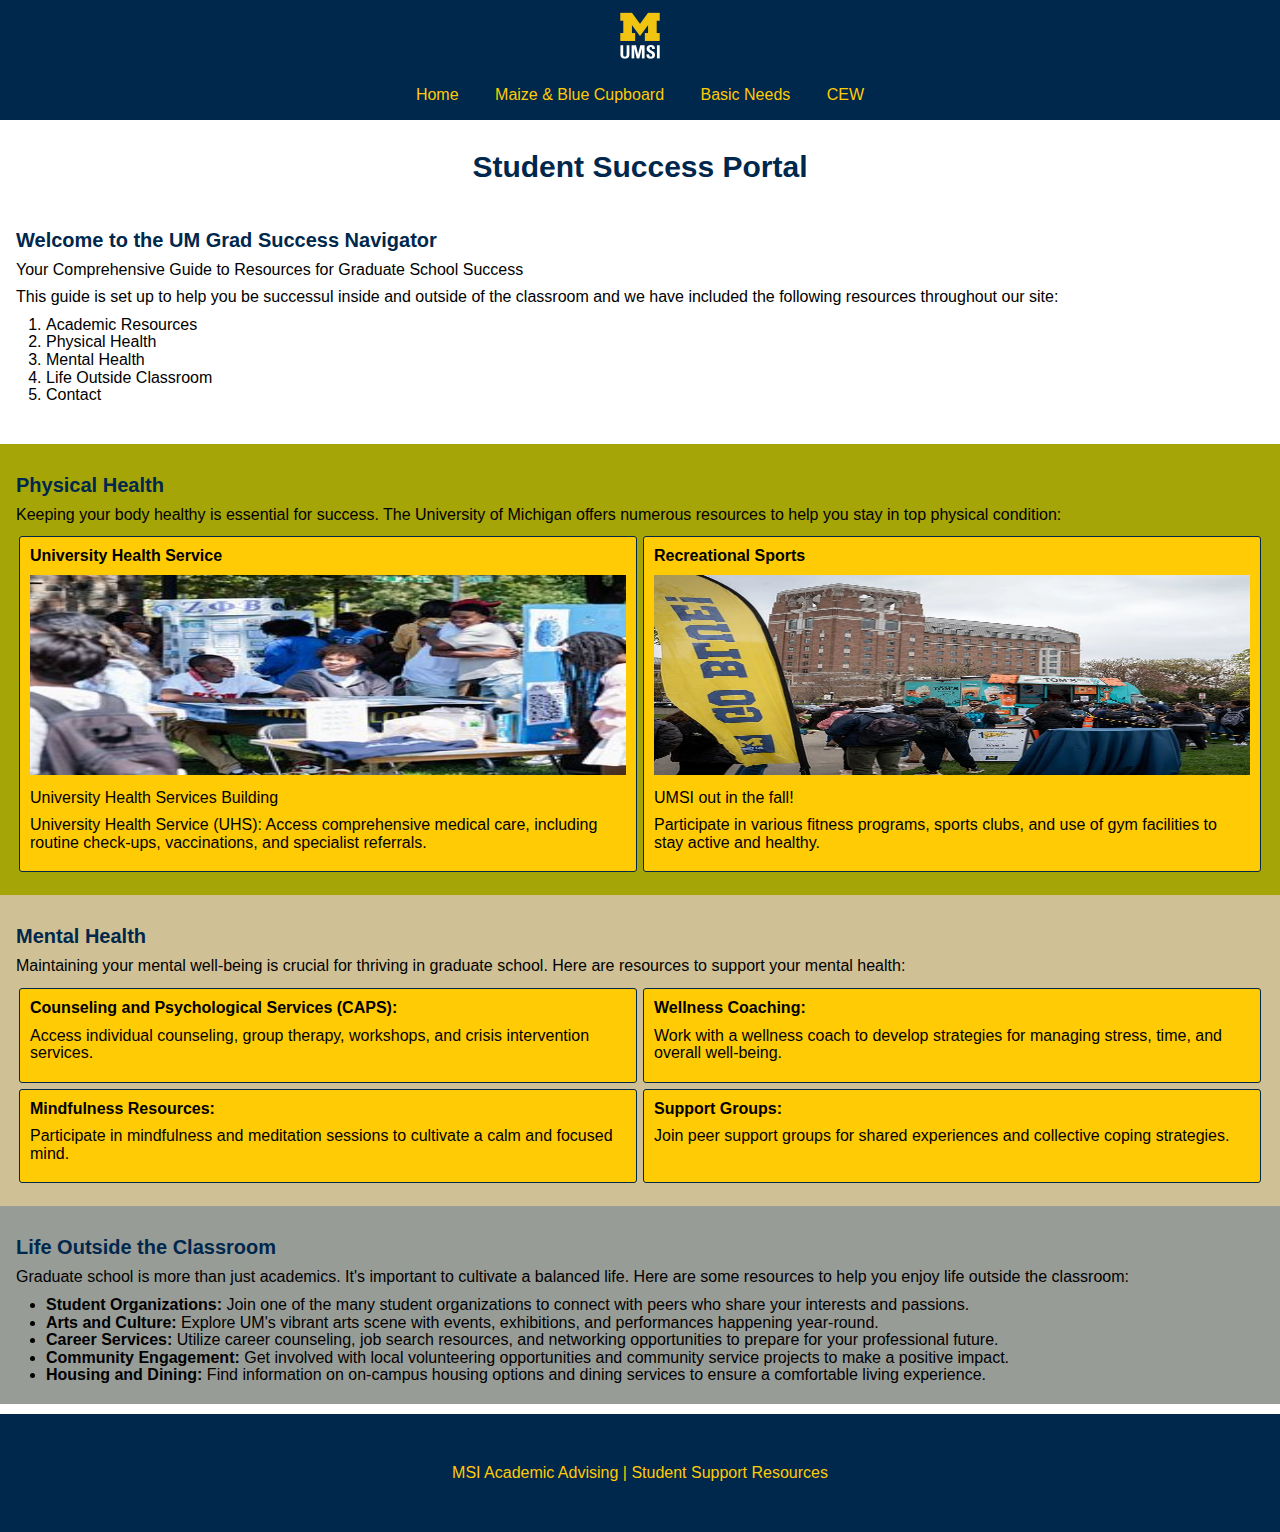
<file: index.html>
<!DOCTYPE html>
<html lang="en">
<head>
    <meta charset="UTF-8">
    <meta name="viewport" content="width=device-width, initial-scale=1.0">
    <link rel="stylesheet" href='css/html5reset.css'>
    <link rel="stylesheet" href='css/style.css'>
    <title>Student Success Portal</title>
</head>
<body>

    <header>
    <a class = "skip" href = "#main" tabindex="0">Skip to Main Content</a>
        <div class = "headimg">
        <img src="images/UMSI_signature_vertical_informal_solidblue.jpg" alt="UMSI Logo">
        </div>
        <nav>
            <ul>
                <li><a href = "index.html">Home</a></li>
                <li><a href = "maizenblue.html">Maize & Blue Cupboard</a></li>
                <li><a href="basic_needs.html">Basic Needs</a></li>
                <li><a href="cew.html">CEW</a></li>
            </ul>
        </nav>
        <h1>Student Success Portal</h1>

    </header>
    <main id="main">
        <section class = "intro">
            <h2>Welcome to the UM Grad Success Navigator</h2>
            <p>Your Comprehensive Guide to Resources for Graduate School Success</p>
            <p>This guide is set up to help you be successul inside and outside of the classroom and we have included the following resources throughout our site:</p>
            <ol>
                <li>Academic Resources</li>
                <li>Physical Health</li>
                <li>Mental Health</li>
                <li>Life Outside Classroom</li>
                <li>Contact</li>
            </ol>
        </section>
        <div class = "content">
        <section class = 'section physical_health'>
            <h2>Physical Health</h2>
            <p>Keeping your body healthy is essential for success. The University of Michigan offers numerous resources to help you stay in top physical condition:</p>
            <div class = "resource">
            <article class = "article">
                <h3>University Health Service</h3>
                <figure>
                    <img src="images/health.jpg" alt="University Health Services building">
                    <figcaption>University Health Services Building</figcaption>
                </figure>
                <p>University Health Service (UHS): Access comprehensive medical care, including routine check-ups, vaccinations, and specialist referrals.</p>
            </article>
            <article class = "article">
                <h3>Recreational Sports</h3>
                <figure>
                    <img src="images/go_blue.jpg" alt="A student wears a UMSI backpack in fall on the drag.">
                    <figcaption>UMSI out in the fall!</figcaption>
                </figure>
                <p>Participate in various fitness programs, sports clubs, and use of gym facilities to stay active and healthy.</p>
            </article>
            </div>
        </section>
        
        <section class = 'section mental_health'>
            <h2>Mental Health</h2>
            <p>Maintaining your mental well-being is crucial for thriving in graduate school. Here are resources to support your mental health:</p>
            <div class = " resource">
            <article class = "article">
                <h3>Counseling and Psychological Services (CAPS):</h3>
                <p> Access individual counseling, group therapy, workshops, and crisis intervention services.</p>
            </article>
            <article class = "article">
                <h3>Wellness Coaching:</h3>

                <p>Work with a wellness coach to develop strategies for managing stress, time, and overall well-being.</p>
            </article>
            <article class = "article">
                <h3>Mindfulness Resources:</h3>

                <p> Participate in mindfulness and meditation sessions to cultivate a calm and focused mind.</p>
            </article>
            <article class = "article">
                <h3>Support Groups:</h3>

                <p> Join peer support groups for shared experiences and collective coping strategies.</p>
            </article>
            </div>
        </section>


        <section  class = 'section'id="life-outside-classroom">
            <h2>Life Outside the Classroom</h2>
            <p>Graduate school is more than just academics. It's important to cultivate a balanced life. Here are some resources to help you enjoy life outside the classroom:</p>

            <ul>
                <li><strong>Student Organizations:</strong> Join one of the many student organizations to connect with peers who share your interests and passions.</li>
                <li><strong>Arts and Culture:</strong> Explore UM's vibrant arts scene with events, exhibitions, and performances happening year-round.</li>
                <li><strong>Career Services:</strong> Utilize career counseling, job search resources, and networking opportunities to prepare for your professional future.</li>
                <li><strong>Community Engagement:</strong> Get involved with local volunteering opportunities and community service projects to make a positive impact.</li>
                <li><strong>Housing and Dining:</strong> Find information on on-campus housing options and dining services to ensure a comfortable living experience.</li>
            </ul>
        </section>
        </div>
        <!-- Content taken & modified from UMGPT with the prompt, "write me a webpage of intro content to help University of Michigan Master's students navigate different resources for being successful in grad school - this will include academic resources, physical health resources, mental health resources, support for life outside the classroom"
        UMGPT. (2024). UMGPT (August 29th version) [Large language model]. -->
    </main>
    <footer>
        <p>MSI Academic Advising | <a href="https://sites.google.com/umich.edu/msiacademicadvising/student-support-resources">Student Support Resources </a></p>
    </footer>
</body>
</html>
</file>
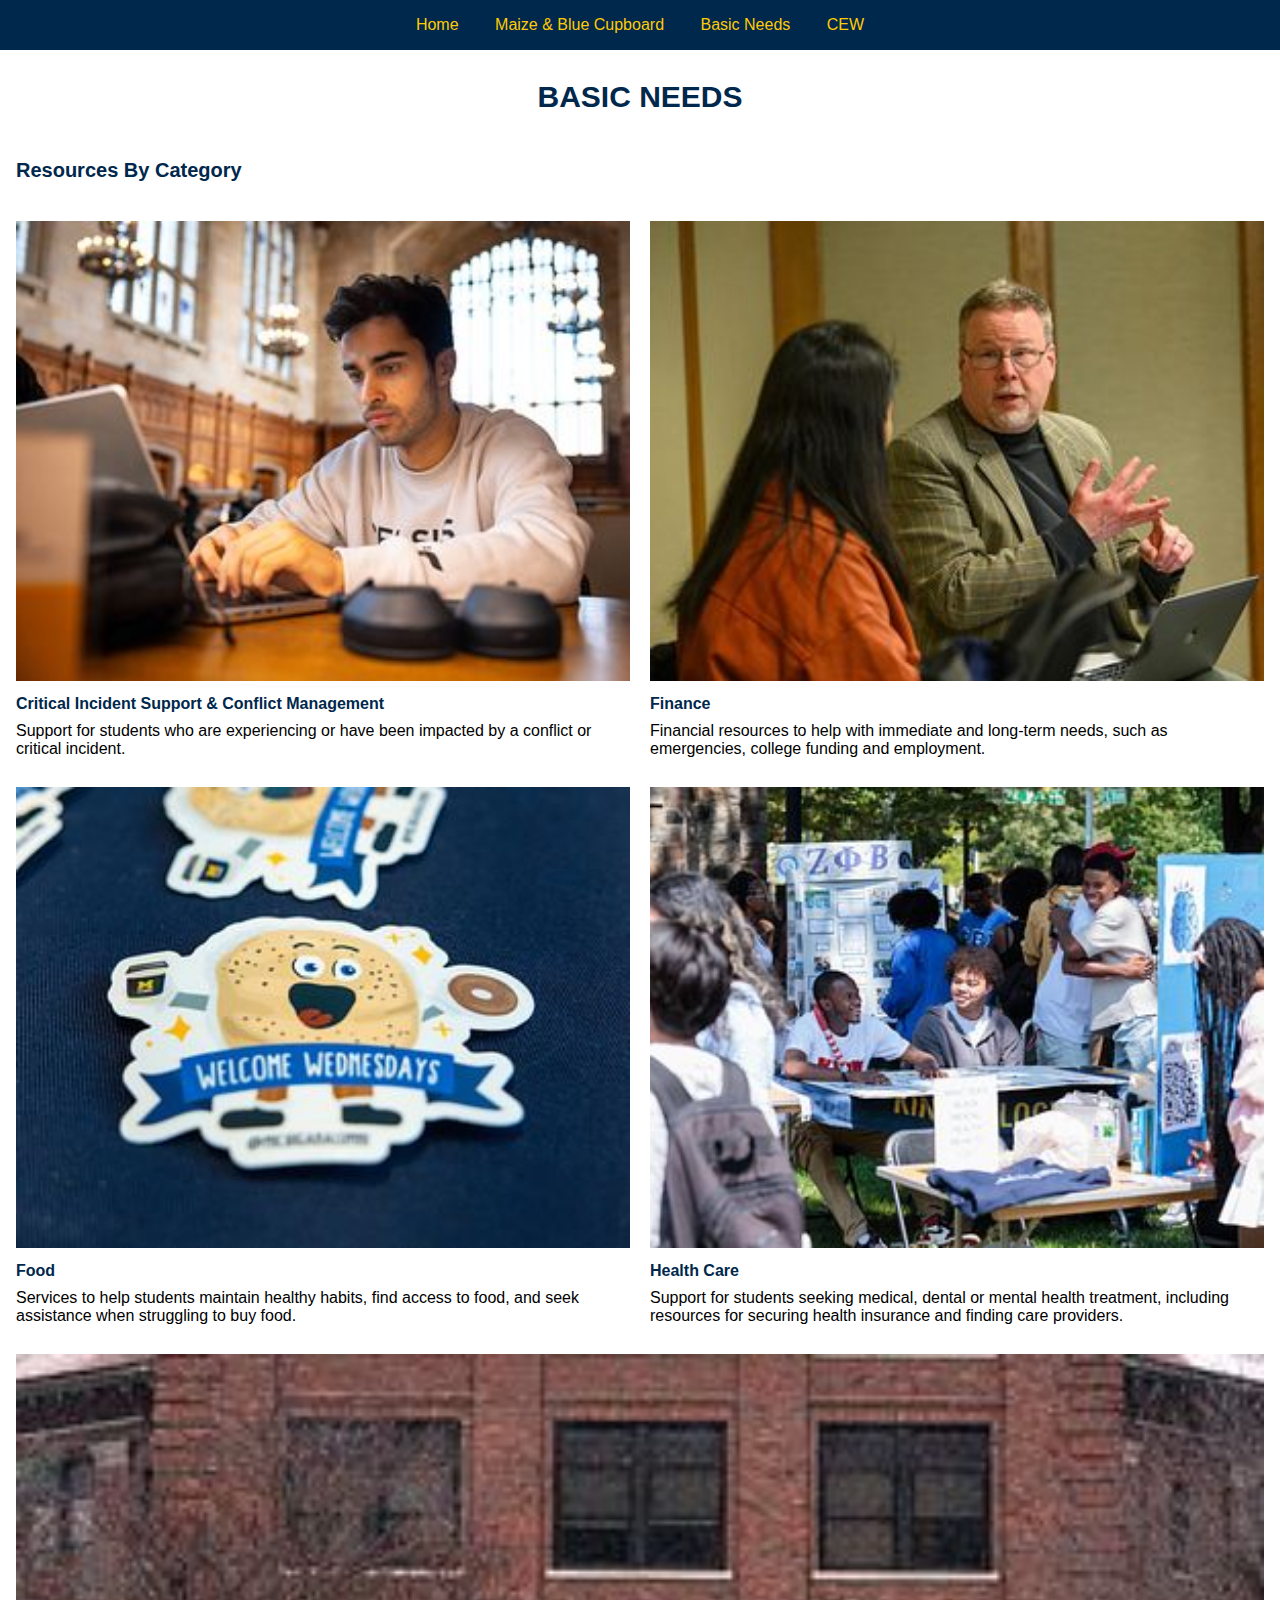
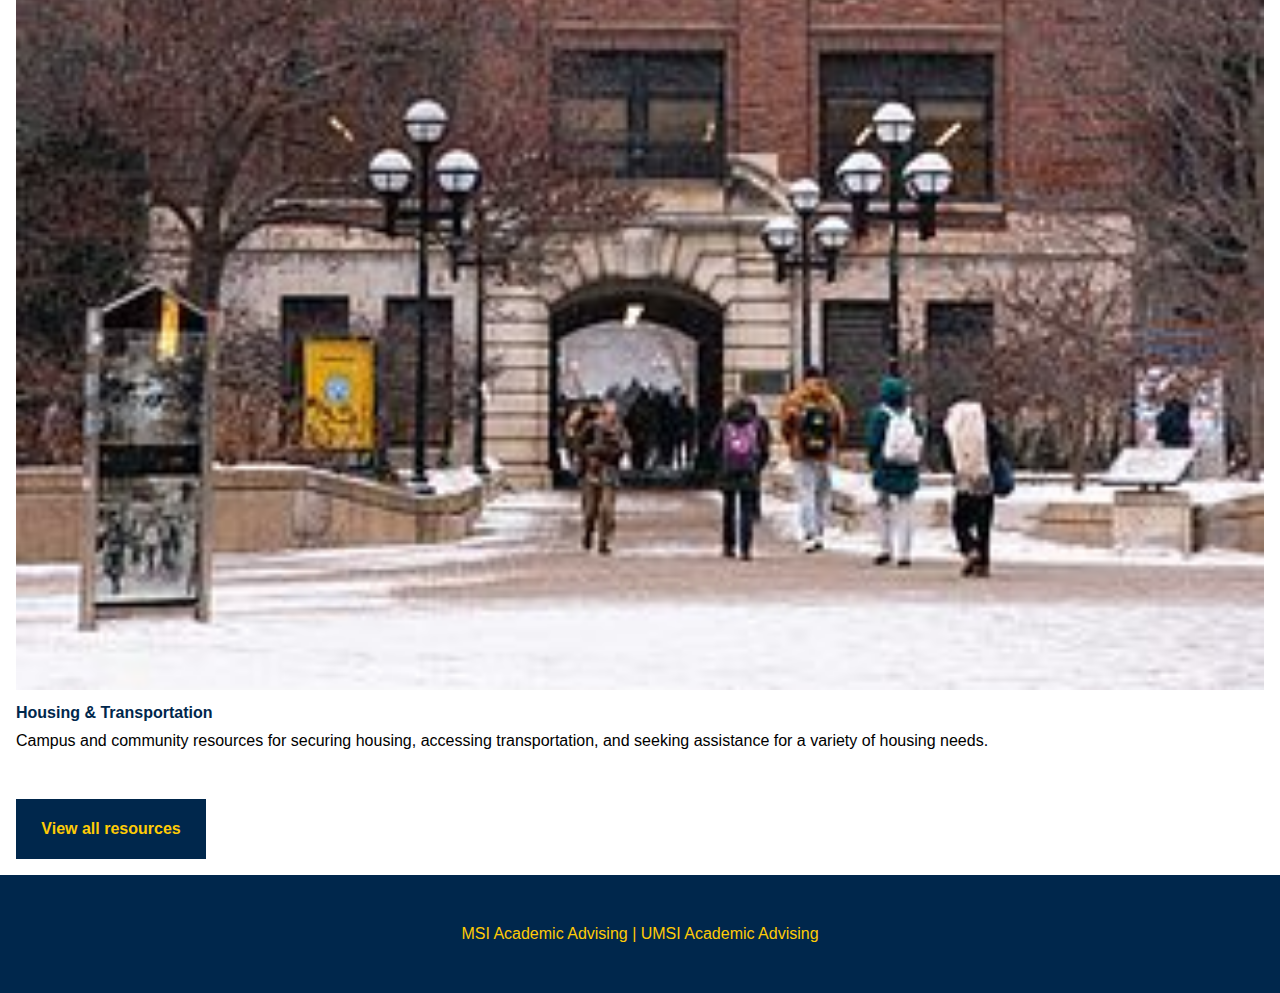
<file: basic_needs.html>
<!DOCTYPE html>
<html lang="en">
<head>
    <meta charset="UTF-8">
    <meta name="viewport" content="width=device-width, initial-scale=1.0">
    <link rel="stylesheet" href='css/html5reset.css'>
    <link rel="stylesheet" href='css/style.css'>
    <title>Basic Needs</title>
</head>
<body>

    <header>
        <a class = "skip" href = "#main" tabindex="0">Skip to Main Content</a>
        <nav>
            <ul>
                <li><a href = "index.html">Home</a></li>
                <li><a href = "maizenblue.html">Maize & Blue Cupboard</a></li>
                <li><a href = "basic_needs.html">Basic Needs</a></li>
                <li><a href = "cew.html">CEW</a></li>
            </ul>
        </nav>
        <h1>BASIC NEEDS</h1>
    </header>

    <main id="main">
        <section class = "intro">
            <h2>Resources By Category</h2>
            <div class = "resource categories">
            <article>
                <img src="images/critical.jpg" alt="A male student working on his laptio at the univeristy library">
                <h3><a href="https://basicneeds.studentlife.umich.edu/category/critical-incident-support-conflict-management/">Critical Incident Support & Conflict Management</a></h3>
                <p>Support for students who are experiencing or have been impacted by a conflict or critical incident.</p>
            </article>
            <article>
                <img src="images/finance.jpg" alt="A male professor having a discussion with a female student">
                <h3><a href="https://basicneeds.studentlife.umich.edu/category/finance/">Finance</a></h3>
                <p>Financial resources to help with immediate and long-term needs, such as emergencies, college funding and employment.</p>
            </article>
            <article>
                <img src="images/sticker.jpg" alt="A sticker of a happy animated bread">
                <h3><a href="https://basicneeds.studentlife.umich.edu/category/food/">Food</a></h3>
                <p>Services to help students maintain healthy habits, find access to food, and seek assistance when struggling to buy food.</p>
            </article>
            <article>
                <img src="images/health.jpg" alt="Students conducting a medical camp on a bright day">
                <h3><a href="https://basicneeds.studentlife.umich.edu/category/health-care/">Health Care</a></h3>
                <p>Support for students seeking medical, dental or mental health treatment, including resources for securing health insurance and finding care providers.</p>
            </article>
            <article>
                <img src="images/housing.jpg" alt="Students walking in and out of a campus housing building">
                <h3><a href="https://basicneeds.studentlife.umich.edu/category/housing-transportation/">Housing & Transportation</a></h3>
                <p>Campus and community resources for securing housing, accessing transportation, and seeking assistance for a variety of housing needs.</p>
            </article>
            </div>
            <article class="button">
                <h3><a href="https://basicneeds.studentlife.umich.edu/resources">View all resources</a></h3>
            </article>

        </section>

    </main>
    <footer>
        <p>MSI Academic Advising | <a href="https://sites.google.com/umich.edu/msiacademicadvising/student-support-resources">UMSI Academic Advising </a></p>
    </footer>

</body>

</html>
</file>
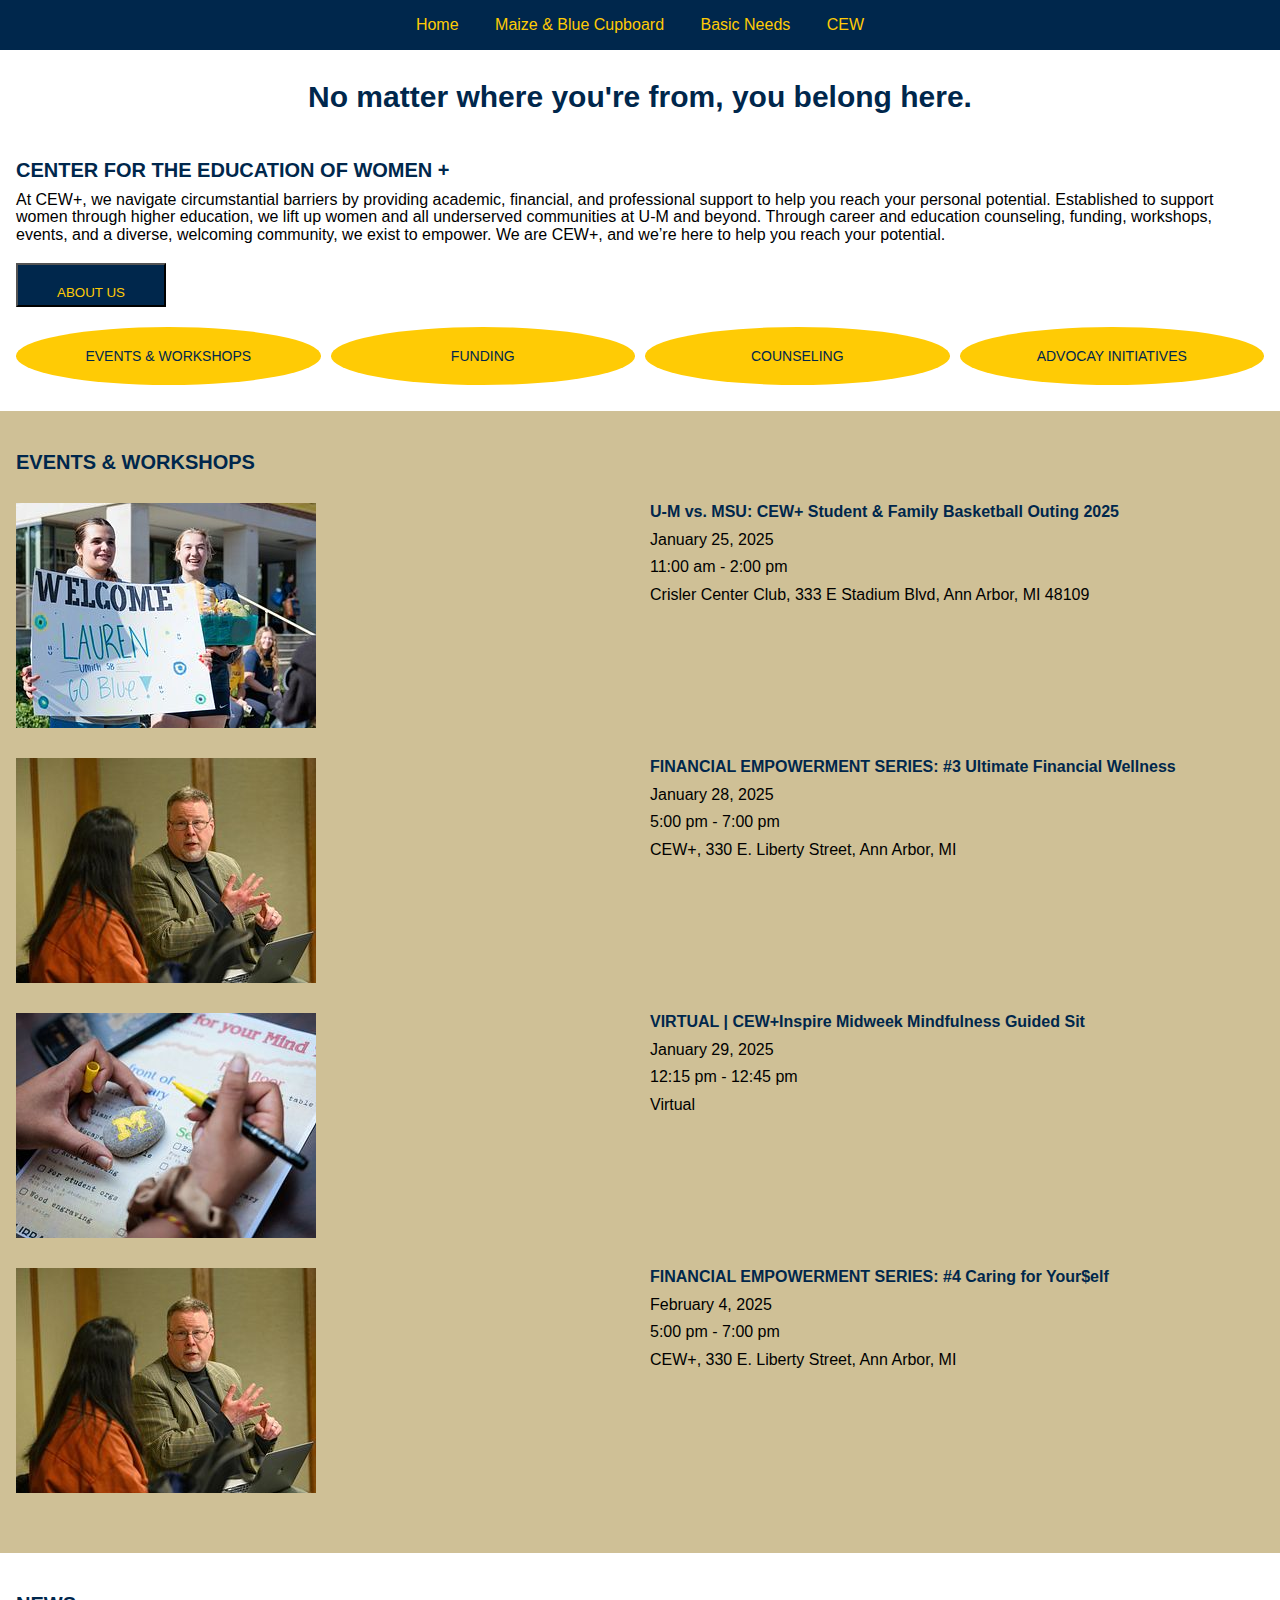
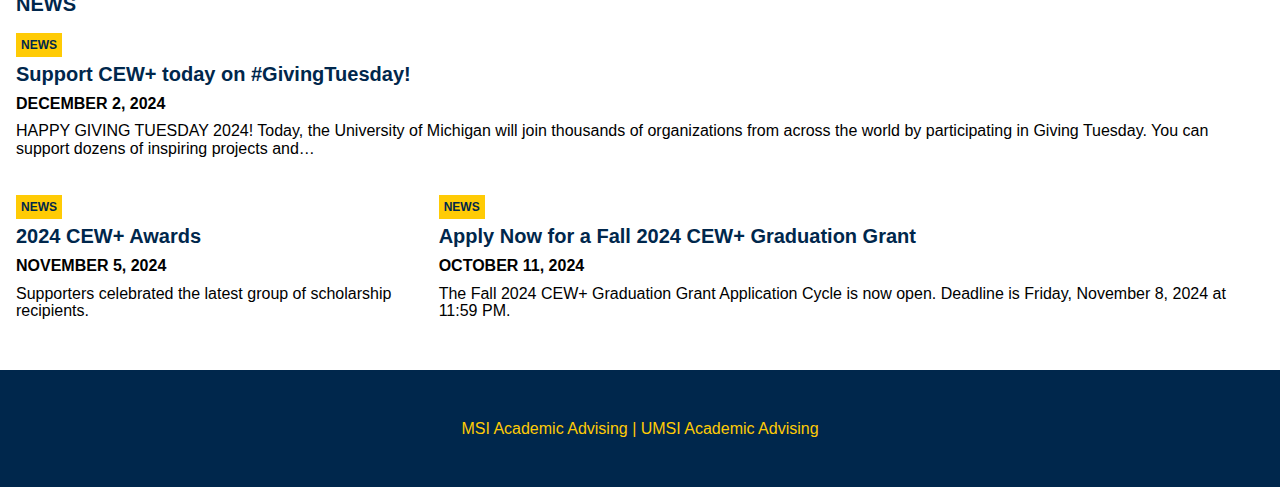
<file: cew.html>
<!DOCTYPE html>
<html lang="en">
<head>
    <meta charset="UTF-8">
    <meta name="viewport" content="width=device-width, initial-scale=1.0">
    <link rel="stylesheet" href='css/html5reset.css'>
    <link rel="stylesheet" href='css/style.css'>
    <title>CEW</title>
</head>
<body>

    <header>
        <a class = "skip" href = "#main" tabindex="0">Skip to Main Content</a>
        <nav>
            <ul>
                <li><a href = "index.html">Home</a></li>
                <li><a href = "maizenblue.html">Maize & Blue Cupboard</a></li>
                <li><a href = "basic_needs.html">Basic Needs</a></li>
                <li><a href = "cew.html">CEW</a></li>
            </ul>
        </nav>
        <h1>No matter where you're from, you belong here.</h1>
    </header>

    <main id="main">

        <section class = "intro">
            <h2>CENTER FOR THE EDUCATION OF WOMEN +</h2>
            <p>At CEW+, we navigate circumstantial barriers by providing academic, financial, and professional support to help you reach your personal potential. Established to support women through higher education, we lift up women and all underserved communities at U-M and beyond. Through career and education counseling, funding, workshops, events, and a diverse, welcoming community, we exist to empower. We are CEW+, and we’re here to help you reach your potential.</p>
            <button type="button">ABOUT US</button>
            <div class = "links">
            <p><a href="https://www.cew.umich.edu/events-workshops/">EVENTS & WORKSHOPS</a></p>
            <p><a href="https://www.cew.umich.edu/funding/">FUNDING</a></p>
            <p><a href="https://www.cew.umich.edu/counseling/">COUNSELING</a></p>
            <p><a href="https://www.cew.umich.edu/advocacy-initiatives/">ADVOCAY INITIATIVES</a></p>
            </div>
        </section>

        <section class="events">
            <h2>EVENTS & WORKSHOPS</h2>
            <article class="event_layout">
                <img src="images/welcome.jpg" alt="Two female students standing with a sign, 'Welcome Lauren!'">
                <div>
                <h3><a href="https://www.cew.umich.edu/events/u-m-vs-msu-cew-student-family-basketball-outing/">U-M vs. MSU: CEW+ Student & Family Basketball Outing 2025</a></h3>
                <p>January 25, 2025</p>
                <p>11:00 am - 2:00 pm</p>
                <p>Crisler Center Club, 333 E Stadium Blvd, Ann Arbor, MI 48109</p>
                </div>
            </article>
            <article class="event_layout">
                <img src="images/finance.jpg" alt="A male professor having a discussion with a female student">
                <div>
                <h3><a href="https://www.cew.umich.edu/events/financial-empowerment-series-3-ultimate-financial-wellness-january-28-2025/">FINANCIAL EMPOWERMENT SERIES: #3 Ultimate Financial Wellness</a></h3>
                <p>January 28, 2025</p>
                <p>5:00 pm - 7:00 pm</p>
                <p>CEW+, 330 E. Liberty Street, Ann Arbor, MI</p>
                </div>
            </article>
            <article class="event_layout">
                <img src="images/mind.jpg" alt="Student painting the letter M on a stone">
                <div>
                <h3><a href="https://www.cew.umich.edu/events/virtual-cewinspire-midweek-mindfulness-guided-sit-january-29-2025/">VIRTUAL | CEW+Inspire Midweek Mindfulness Guided Sit</a></h3>
                <p>January 29, 2025</p>
                <p>12:15 pm - 12:45 pm</p>
                <p>Virtual</p>
                </div>
            </article>
            <article class="event_layout">
                <img src="images/finance.jpg" alt="A male professor having a discussion with a female student">
                <div>
                <h3><a href="https://www.cew.umich.edu/events/financial-empowerment-series-4-caring-for-yourelf-february-4-2025/">FINANCIAL EMPOWERMENT SERIES: #4 Caring for Your$elf</a></h3>
                <p>February 4, 2025</p>
                <p>5:00 pm - 7:00 pm</p>
                <p>CEW+, 330 E. Liberty Street, Ann Arbor, MI</p>
                </div>
            </article>
        </section>

        <section class="news_cew">
            <h2>NEWS</h2>
            <div class="news">
            <article>
                <div>
                    <h3><a href="https://mbc.studentlife.umich.edu/category/news/">NEWS</a></h3>
                </div>
                <h2><a href="https://www.cew.umich.edu/news-story/support-cew-today-on-givingtuesday/">Support CEW+ today on #GivingTuesday!</a></h2>
                <h3>DECEMBER 2, 2024</h3>
                <p>HAPPY GIVING TUESDAY 2024! Today, the University of Michigan will join thousands of organizations from across the world by participating in Giving Tuesday. You can support dozens of inspiring projects and…</p>
            </article>
            <article>
                <div>
                    <h3><a href="https://mbc.studentlife.umich.edu/category/news/">NEWS</a></h3>
                </div>
                <h2><a href="https://www.cew.umich.edu/news-story/2024-cew-scholarship-awards-ceremony/">2024 CEW+ Awards</a></h2>
                <h3>NOVEMBER 5, 2024</h3>
                <p>Supporters celebrated the latest group of scholarship recipients. </p>
            </article>
            <article>
                <div>
                    <h3><a href="https://mbc.studentlife.umich.edu/category/news/">NEWS</a></h3>
                </div>
                <h2><a href="https://www.cew.umich.edu/news-story/apply-now-for-a-fall-2024-cew-graduation-grant/">Apply Now for a Fall 2024 CEW+ Graduation Grant</a></h3>
                <h3>OCTOBER 11, 2024</h3>
                <p>The Fall 2024 CEW+ Graduation Grant Application Cycle is now open. Deadline is Friday, November 8, 2024 at 11:59 PM.</p>
            </article>
            </div>
        </section>
    </main>
    <footer>
        <p>MSI Academic Advising | <a href="https://sites.google.com/umich.edu/msiacademicadvising/student-support-resources">UMSI Academic Advising </a></p>
    </footer>

</body>

</html>
</file>
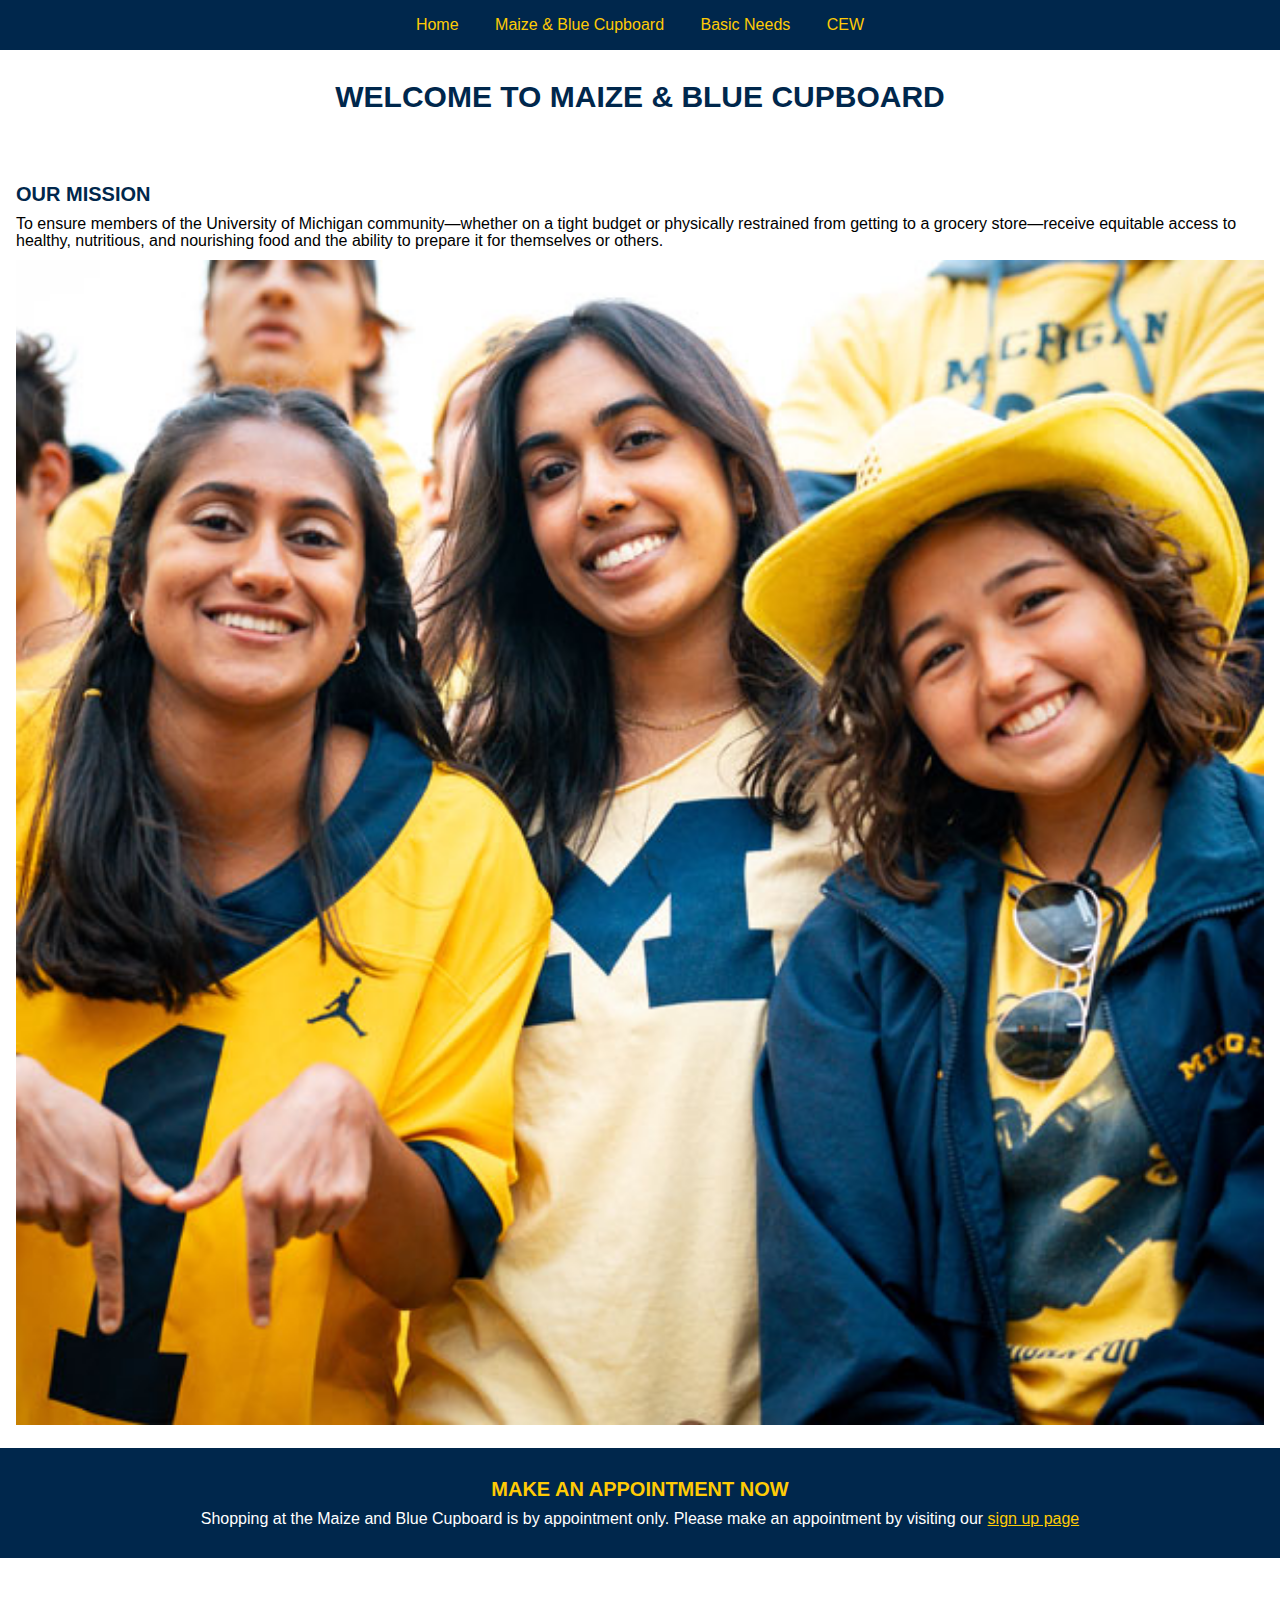
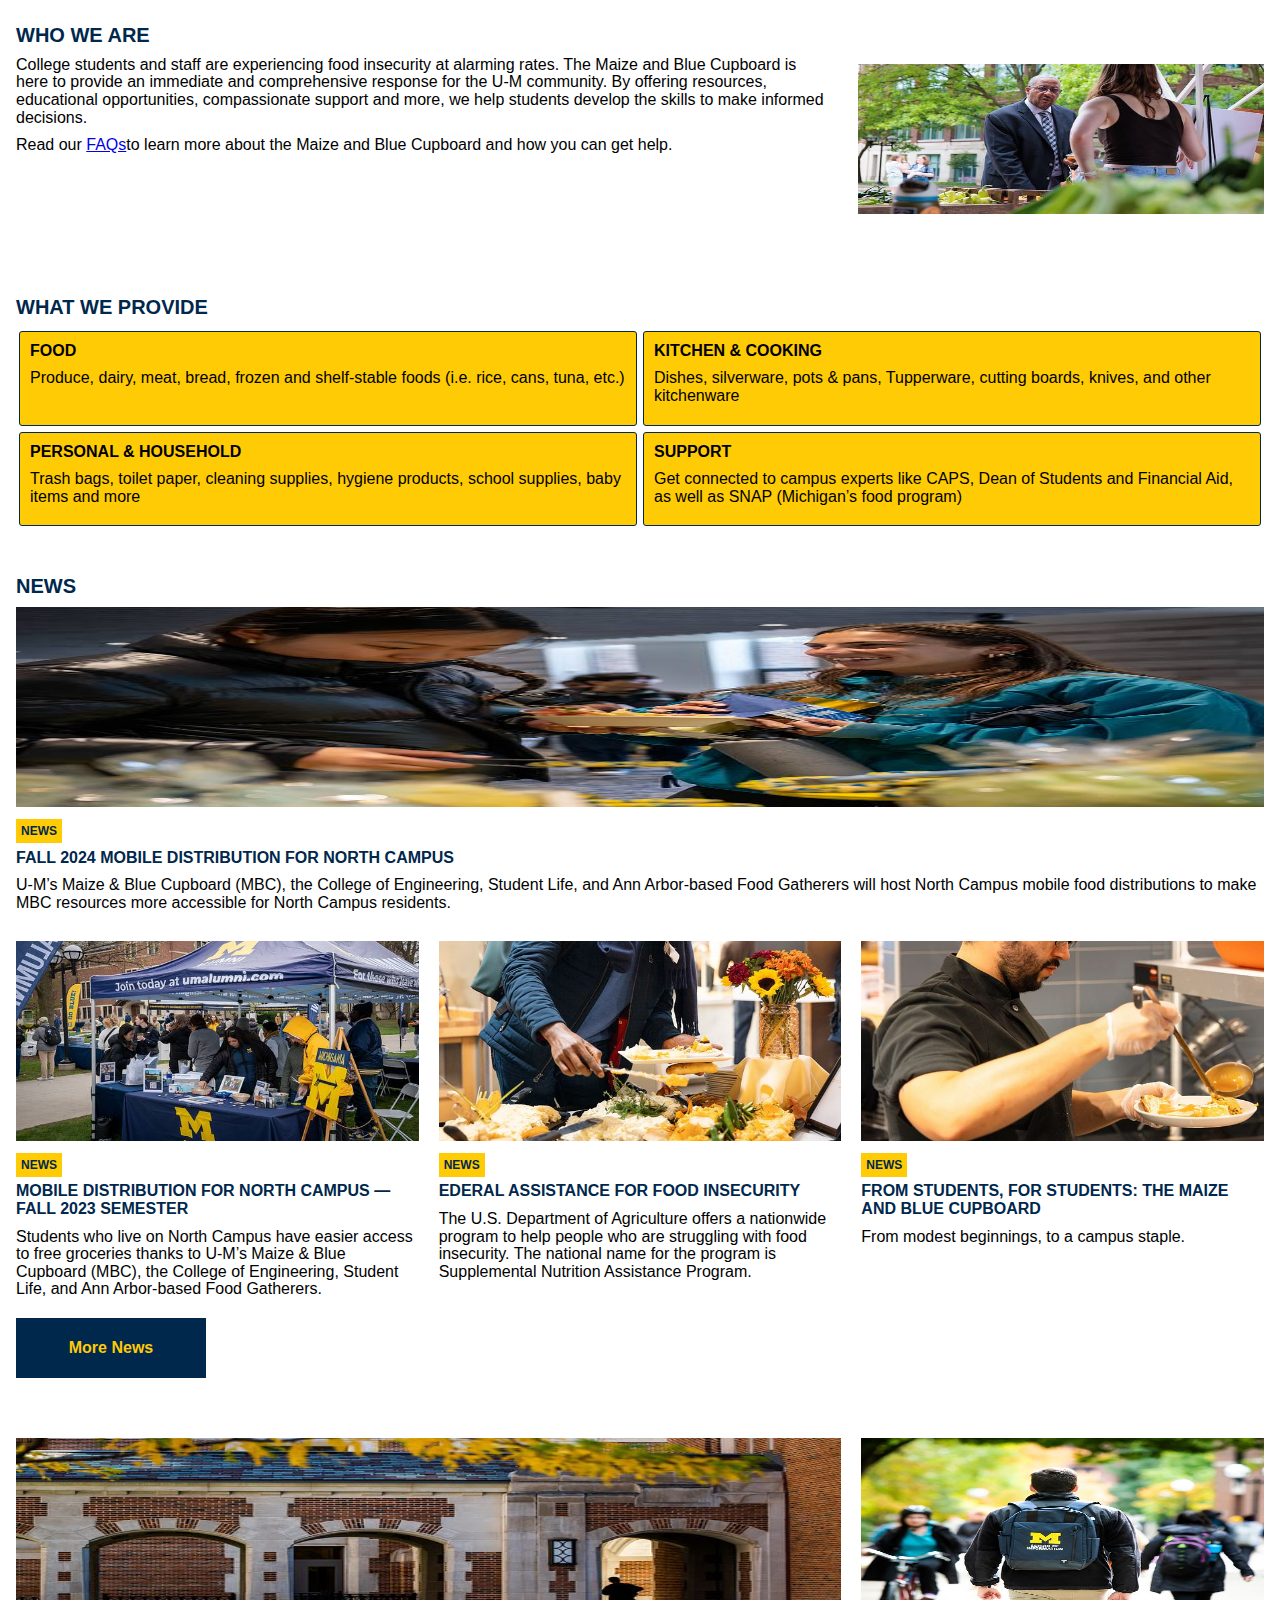
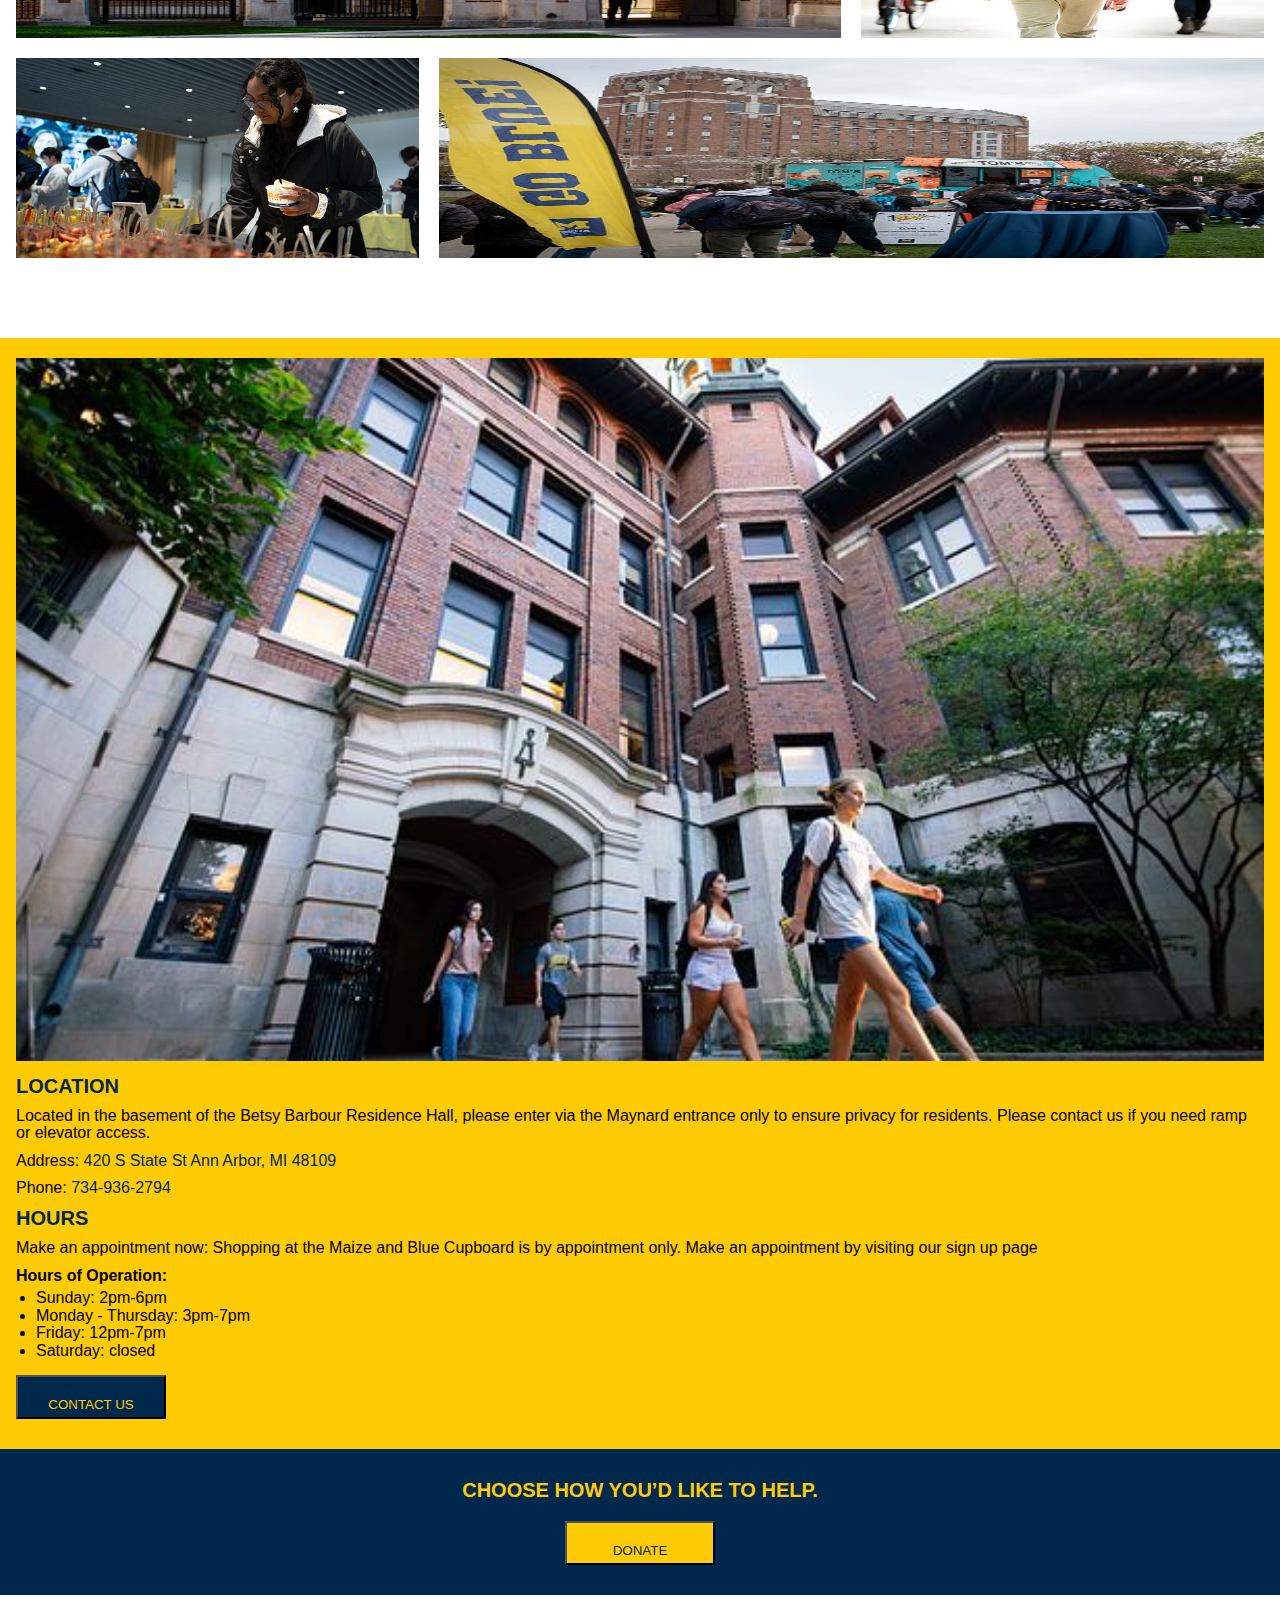
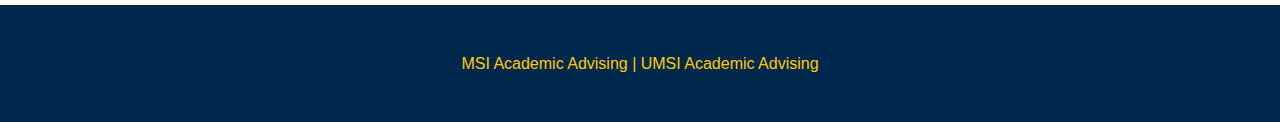
<file: maizenblue.html>
<!DOCTYPE html>
<html lang="en">
<head>
    <meta charset="UTF-8">
    <meta name="viewport" content="width=device-width, initial-scale=1.0">
    <link rel="stylesheet" href='css/html5reset.css'>
    <link rel="stylesheet" href='css/style.css'>
    <title>Maize & Blue Cupboard</title>
</head>
<body>

    <header>
        <a class = "skip" href = "#main" tabindex="0">Skip to Main Content</a>
        <nav>
            <ul>
                <li><a href = "index.html">Home</a></li>
                <li><a href = "maizenblue.html">Maize & Blue Cupboard</a></li>
                <li><a href="basic_needs.html">Basic Needs</a></li>
                <li><a href="cew.html">CEW</a></li>
            </ul>
        </nav>
        <h1>WELCOME TO MAIZE & BLUE CUPBOARD</h1>

    </header>
    <main id="main">
        <section class = "section">
            <h2>OUR MISSION</h2 >
            <p>To ensure members of the University of Michigan community—whether on a tight budget or physically restrained from getting to a grocery store—receive equitable access to healthy, nutritious, and nourishing food and the ability to prepare it for themselves or others.</p>
            <img src="images/Fan.jpg" alt="Three female students wearing michigan swag and smiling">
        </section>

        <section class = "section quick_banner">
            <h2>MAKE AN APPOINTMENT NOW</h2>
            <P>Shopping at the Maize and Blue Cupboard is by appointment only.  Please make an appointment by visiting our <a href="https://calendly.com/mbcappointments/mbc-shopping-appointments?month=2025-01">sign up page</a></P>
        </section>

        <div class = "content">
            <article class = "maize_article">
                <div>
                <h2>WHO WE ARE</h2>
                <p>College students and staff are experiencing food insecurity at alarming rates. The Maize and Blue Cupboard is here to provide an immediate and comprehensive response for the U-M community. By offering resources, educational opportunities, compassionate support and more, we help students develop the skills to make informed decisions.</p>
                <p>Read our <a href="https://mbc.studentlife.umich.edu/faq/">FAQs</a>to learn more about the Maize and Blue Cupboard and how you can get help.</p>
                </div>
                <img src="images/mcommons.jpg" alt="A man asking a question to a female student at a stall">
            </article>
            <article class = "intro">
                <h2>WHAT WE PROVIDE</h2>
                <div class = "resource">
                <div class = "article">
                    <h3>FOOD</h3>
                    <p>Produce, dairy, meat, bread, frozen and shelf-stable foods (i.e. rice, cans, tuna, etc.)</p>
                </div>
                <div class = "article">
                    <h3>KITCHEN & COOKING</h3>
                    <p>Dishes, silverware, pots & pans, Tupperware, cutting boards, knives, and other kitchenware</p>
                </div>
                <div class = "article"> 
                    <h3>PERSONAL & HOUSEHOLD</h3>
                    <p>Trash bags, toilet paper, cleaning supplies, hygiene products, school supplies, baby items and more</p>
                </div>
                <div class = "article">
                    <h3>SUPPORT</h3>
                    <p>Get connected to campus experts like CAPS, Dean of Students and Financial Aid, as well as SNAP (Michigan’s food program)</p>
                </div>
                </div>
            </article>

        </div>

        <section class = "section">
            <h2>NEWS</h2>
            <div  class = "news">
            <article>
                <img src="images/food_distribution.jpg" alt="Two woman taking food from the table on to their plate">
                <div>
                    <h3><a href="https://mbc.studentlife.umich.edu/category/news/">NEWS</a></h3>
                </div>
                <h3><a href="https://mbc.studentlife.umich.edu/2024/09/04/fall-2024-mobile-distribution-for-north-campus/">FALL 2024 MOBILE DISTRIBUTION FOR NORTH CAMPUS</a></h3>
                <p>U-M’s Maize & Blue Cupboard (MBC), the College of Engineering, Student Life, and Ann Arbor-based Food Gatherers will host North Campus mobile food distributions to make MBC resources more accessible for North Campus residents.</p>
            </article>
            <article>
                <img src="images/fest.jpg" alt="A croud surrounding around a table full of michigan swag at a campus fest">
                <div>
                    <h3><a href="https://mbc.studentlife.umich.edu/category/news/">NEWS</a></h3>
                </div>
                <h3><a href="https://mbc.studentlife.umich.edu/2022/09/01/mobile-food-distribution-for-north-campus/">MOBILE DISTRIBUTION FOR NORTH CAMPUS — FALL 2023 SEMESTER</a></h3>
                <p>Students who live on North Campus have easier access to free groceries thanks to U-M’s Maize & Blue Cupboard (MBC), the College of Engineering, Student Life, and Ann Arbor-based Food Gatherers.</p>

            </article>
            <article>
                <img src="images/food.jpg" alt="A man taking food from a table at a buffet organised by the university of michigan">
                <div>
                    <h3><a href="https://mbc.studentlife.umich.edu/category/news/">NEWS</a></h3>
                </div>
                <h3><a href="https://mbc.studentlife.umich.edu/2021/06/14/federal-assistance-for-food-insecurity/">EDERAL ASSISTANCE FOR FOOD INSECURITY</a></h3>
                <p>The U.S. Department of Agriculture offers a nationwide program to help people who are struggling with food insecurity. The national name for the program is Supplemental Nutrition Assistance Program.</p>

            </article>
            <article>
                <img src="images/serving.jpg" alt="A chef serving food onto a plate in the kitchen">
                <div>
                    <h3><a href="https://mbc.studentlife.umich.edu/category/news/">NEWS</a></h3>
                </div>
                <h3><a href="https://mbc.studentlife.umich.edu/2024/03/13/from-students-for-students-the-maize-and-blue-cupboard/">FROM STUDENTS, FOR STUDENTS: THE MAIZE AND BLUE CUPBOARD</a></h3>
                <p>From modest beginnings, to a campus staple.</p>

            </article>
            </div>
            <h3 class = "button"><a href="https://mbc.studentlife.umich.edu/news/">More News</a></h3>
            <div class = "news images">
                <img src="images/UMSI_Fallcampus_10012021_011.jpg" alt="A beautiful campus building during fall where a student is walking in the corridors">
                <img src="images/walking.jpg" alt="A student walking to class wearing a backpack on a bright day">
                <img src="images/desert.jpg" alt="A student taking desert fom the table and serving it on to her plate at an event">
                <img src="images/go_blue.jpg" alt="Many students gathered at a campus fest">
            </div>
        </section>
        <div class = "conclusion">
            <img src="images/building.jpg" alt="A michigan building on a bright day with students walking out of the building">
            <article>
            <h2>LOCATION</h2>
            <p>Located in the basement of the Betsy Barbour Residence Hall, please enter via the Maynard entrance only to ensure privacy for residents. Please contact us if you need ramp or elevator access.</p>
            <p>Address: <a href="https://www.google.com/maps/place/Betsy+Barbour+Residence,+420+S+State+St,+Ann+Arbor,+MI+48109/@42.2772944,-83.7437539,17z/data=!3m1!4b1!4m5!3m4!1s0x883cae38ac94a547:0xf8a4be6e818a1f4!8m2!3d42.2772944!4d-83.7415652">420 S State St Ann Arbor, MI 48109</a></p>
            <p>Phone: <a href="tel:+17349362794">734-936-2794</a></p>
            </article>
            <article>
                <h2>HOURS</h2>
                <p>Make an appointment now: Shopping at the Maize and Blue Cupboard is by appointment only. Make an appointment by visiting our sign up page</p>
                <div>
                    <h3>Hours of Operation:</h3>
                    <ul>
                        <li>Sunday: 2pm-6pm</li>
                        <li>Monday - Thursday: 3pm-7pm</li>
                        <li>Friday: 12pm-7pm</li>
                        <li>Saturday: closed</li>
                    </ul>
                    <button type="button">CONTACT US</button>
                </div>
            </article>
        </div>
        <section class = "section quick_banner">
            <div>
            <h2>CHOOSE HOW YOU’D LIKE TO HELP.</h2>
            </div>
            <div>
                <button type="button">DONATE</button>
            </div>
        </section>

    </main>
    <footer>
        <p>MSI Academic Advising | <a href="https://sites.google.com/umich.edu/msiacademicadvising/student-support-resources">UMSI Academic Advising </a></p>
    </footer>

</body>

</html>
</file>
<file: css/style.css>
.skip{
    position:absolute;
    top: -40px;
    height: 35px;
    background-color: white;
}
.skip:focus{
    top: 20px;
}

nav{
    background-color: #00274C;
}
nav li{
    display: inline-block;
    padding: 16px;
    /* background-color: #FFCB05; */
    font-family: Montserrat, "Nunito Sans", Merriweather, sans-serif;
    font-size: 16px;
}
nav ul{
    text-align: center;
    justify-content: center;
    margin-right: auto;
    margin-left: auto;
}
nav li a{
    text-align: center;
    justify-items: center;
    color: #FFCB05;
    text-decoration: none;
}
nav a:hover, nav a:focus{
    text-decoration: underline;
    background-color: #FFCB05;
    color: #00274C
}
:focus{
    border: 2px solid black;
}
header img{
    display: block;
    position: relative;
    width: 50px;
    margin-left: auto;
    margin-right: auto;
    border: 10px solid #00274C;
}
.headimg{
    width: 100%;
    background-color: #00274C;
}

h1{
    text-align: center;
    font-size: 30px;
    padding: 30px;
    font-family: Montserrat, "Nunito Sans", Merriweather, sans-serif;
    color: #00274C;
}
body{
    font-family: Montserrat, "Nunito Sans", Merriweather, sans-serif;
    line-height: 1.1;
}
#main{
    margin: 10px 0px;
}

.intro{
    margin: 16px;
}
.intro ol{
    margin: 0px 30px;
}

.content{
    margin: 40px 0px 0px 0px;
}
.resource{
    display: grid;
    grid-template-columns: 1fr 1fr;
}
.article{
    background-color: #FFCB05;
    margin: 3px;
    border: 1px solid #00274C;
    border-radius: 3px;
    padding: 10px;
}
.section{
    padding: 20px 16px;
}
.physical_health{
    background-color: #A5A508;
}
.mental_health{
    background-color: #CFC096;
}
h2{
    color:#00274C;
    margin: 10px 0px;
    font-size: 20px;
}
p{
    margin: 10px 0px;
}
article p{
    margin: 10px 0px;
}
figure img{
    width: 220px;
    height: 200px;
    margin: 10px 0px;
}
#life-outside-classroom ul{
    margin: 0px 30px;
}
#life-outside-classroom{
    background-color: #989C97;
}

.section img{
    width: 100%;
}
.quick_banner{
    background-color: #00274C;
    color: white;
    text-align: center;
}
.quick_banner h2, .quick_banner a{
    color: #FFCB05;
}
.quick_banner button{
    background-color: #FFCB05;
    color:#00274C;
}

.maize_article{
    display: grid;
    grid-template-columns: 2fr 1fr;
    padding: 16px;
    column-gap: 30px;
}
.maize_article div{
    grid-column: 1/2;
}
.maize_article img{
    grid-column: 2/3;
    grid-row: 1/2;
    width: 100%;
    height: 150px;
    justify-items: stretch;
    padding: 50px 0px;
}

.news{ 
    display: grid;
    grid-template-columns: 1fr 1fr 1fr;
    gap: 20px;
}
.news img{
    width: 100%;
    height: 200px;
}
.news h3{
    margin-top: 10px;
}
.news h3 a{
    text-decoration: none;
    color:#00274C;
}
.news h3:first-child a{
    text-decoration: none;
    color:#00274C;
    background-color: #FFCB05;
    font-size: 12px;
    padding: 5px;
    margin: 10px 0px;
}
.news article:first-child{
    grid-column: 1/-1;
}

.button, button{
    background-color: #00274C;
    color:#FFCB05;
    padding: 20px;
    margin: 10px 0px;
    width: 150px;
    height: 20px;
    text-align: center;
    align-content: center;
    align-items: center;
}
.button a{
    color:#FFCB05;
    text-decoration: none;
}
.images{
    margin: 60px 0px;
}

.images img:first-child{
    grid-column: 1/span 2;
}
.images img:last-child{
    grid-column: 2/span 2;
}
.conclusion{
    background-color: #FFCB05;
    padding: 20px 16px;
}
.conclusion img{
    width: 100%;
}
.conclusion a{
    color:#00274C;
    text-decoration: none;
}
.conclusion ul{
    margin: 5px 20px;
}


.categories{
    margin: 40px 0px;
    gap: 20px;
}
.categories img{
    width: 100%;
    margin-bottom: 10px;
}
.categories a{
    text-decoration: none;
    color:#00274C;
}
.categories article:last-child{
    grid-column: 1/-1;
}

.links{
    display: grid;
    grid-template-columns: 1fr 1fr 1fr 1fr;
    gap: 10px;
    text-align: center;
}
.links p{
    background-color: #FFCB05;
    padding: 20px;
    border-radius: 50%;
    align-items: center;
}
.events{
    background-color: #CFC096;
    padding: 30px 16px;
}
.events article{
    margin: 30px 0px;
}
.links a{
    color: #00274C;
    text-decoration: none;
    font-size: 14px;
}

.event_layout{
    display: grid;
    grid-template-columns: 1fr 1fr;
    gap: 20px;
}
.event_layout a{
    text-decoration: none;
    color:#00274C;
}
.news_cew{
    background-color: white;
    padding: 30px 16px;
}
.news_cew a{
    text-decoration: none;
    color:#00274C;
}
.news_cew article:last-child{
    grid-column: 2/span 2;
}

footer{
    background-color: #00274C;
    color:#FFCB05;
    padding: 40px;
    text-align: center;
}
footer a{
    color:#FFCB05;
    text-decoration: none;
}
</file>
